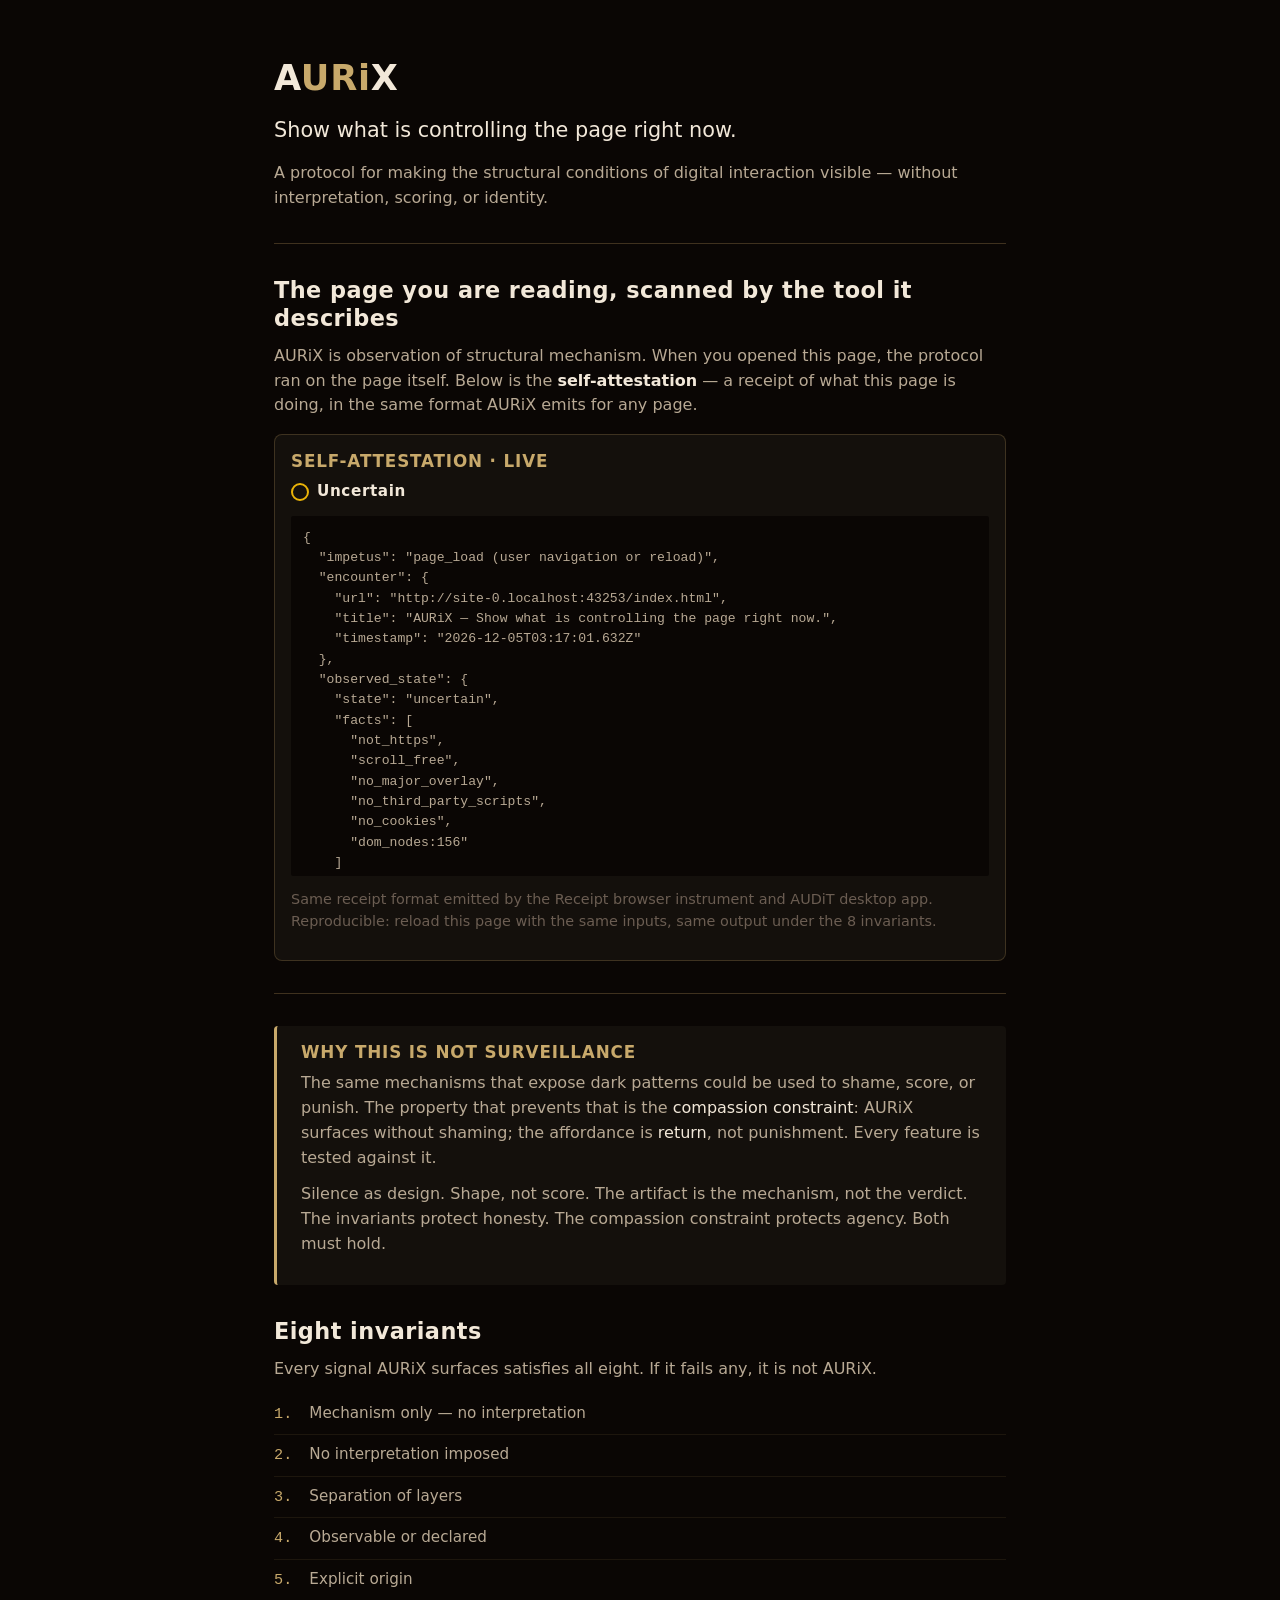
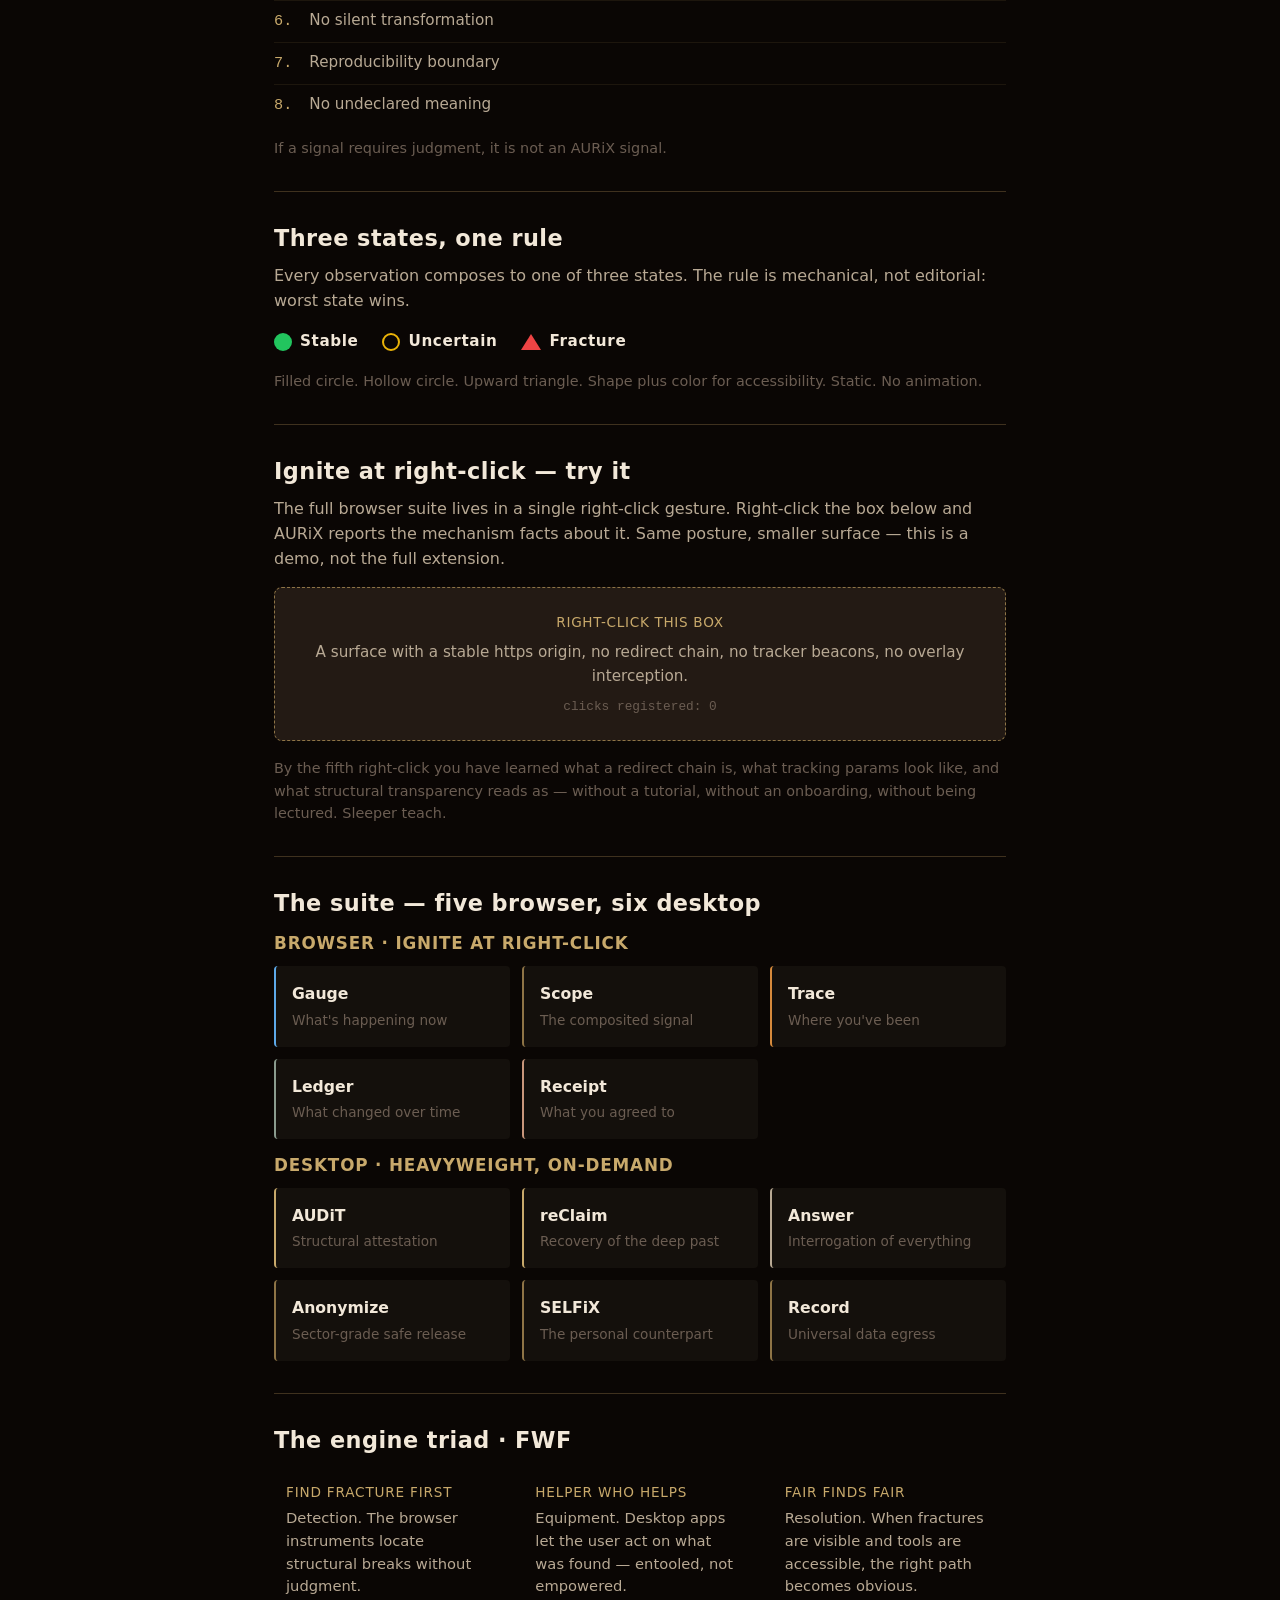
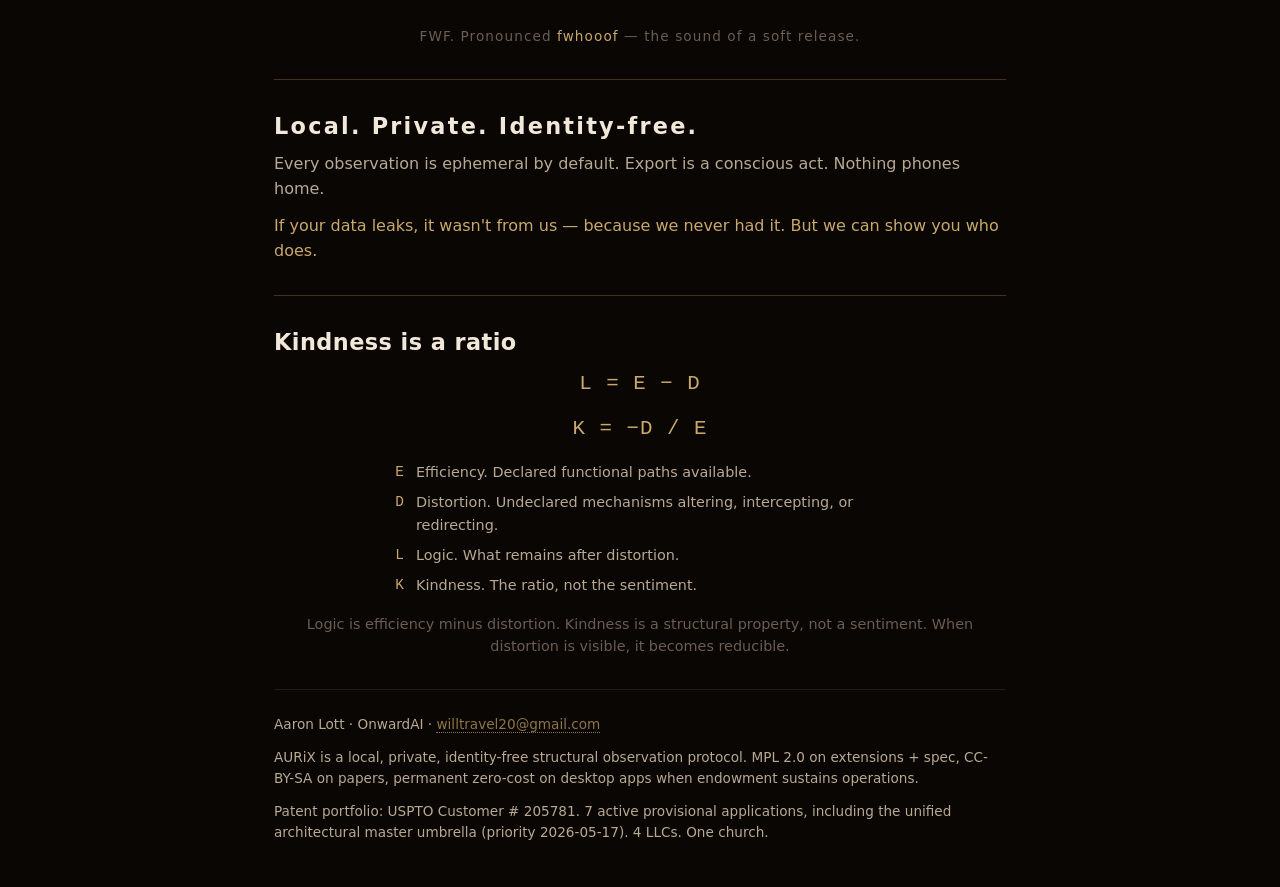
<file: index.html>
<!DOCTYPE html>
<html lang="en" data-aurix-mode="dark">
<head>
<meta charset="UTF-8">
<meta name="viewport" content="width=device-width, initial-scale=1.0">
<title>AURiX — Show what is controlling the page right now.</title>
<meta name="description" content="AURiX is a protocol for making the structural conditions of digital interaction visible — without interpretation, scoring, or identity. Local. Private. Identity-free.">
<link rel="stylesheet" href="aurix-tokens.css">
<style>
  * { box-sizing: border-box; margin: 0; padding: 0; }
  html, body { background: var(--aurix-bg); color: var(--aurix-text); font-family: var(--aurix-font-sans); line-height: 1.55; }
  body { max-width: 780px; margin: 0 auto; padding: var(--aurix-space-8) var(--aurix-space-6); }
  h1, h2, h3, h4 { font-weight: 600; letter-spacing: -0.01em; line-height: 1.25; }
  h1 { font-size: 2.2rem; margin-bottom: var(--aurix-space-4); }
  h2 { font-size: 1.4rem; margin: var(--aurix-space-8) 0 var(--aurix-space-3); color: var(--aurix-text); letter-spacing: 0.02em; }
  h3 { font-size: 1.05rem; margin: var(--aurix-space-4) 0 var(--aurix-space-2); color: var(--aurix-gold); letter-spacing: 0.05em; text-transform: uppercase; }
  p { margin-bottom: var(--aurix-space-3); color: var(--aurix-text-muted); }
  strong { color: var(--aurix-text); font-weight: 600; }
  em { color: var(--aurix-gold); font-style: normal; }
  code { font-family: var(--aurix-font-mono); font-size: 0.92em; color: var(--aurix-text); background: var(--aurix-panel); padding: 2px 6px; border-radius: var(--aurix-radius-xs); }
  a { color: var(--aurix-gold); text-decoration: none; border-bottom: 1px dotted var(--aurix-gold-dim); }
  a:hover { border-bottom-style: solid; }
  .dim { color: var(--aurix-text-dim); font-size: 0.9em; }
  .divider { height: 1px; background: var(--aurix-gold-dim); opacity: 0.4; margin: var(--aurix-space-8) 0; }

  .wordmark { font-weight: 700; letter-spacing: 0.02em; }
  .wordmark .a1, .wordmark .x { color: var(--aurix-text); }
  .wordmark .uri { color: var(--aurix-gold); }

  header.hero { padding-top: var(--aurix-space-6); }
  header.hero .atom { font-size: 1.3rem; color: var(--aurix-text); margin: var(--aurix-space-4) 0; line-height: 1.4; }
  header.hero .sub { color: var(--aurix-text-muted); font-size: 1rem; }

  .cards { display: grid; grid-template-columns: repeat(auto-fit, minmax(180px, 1fr)); gap: var(--aurix-space-3); margin-top: var(--aurix-space-3); }
  .card { padding: var(--aurix-space-4); background: var(--aurix-panel); border-left: 2px solid var(--aurix-gold-dim); border-radius: var(--aurix-radius-sm); }
  .card .name { font-weight: 600; color: var(--aurix-text); font-size: 0.98rem; }
  .card .desc { color: var(--aurix-text-dim); font-size: 0.85rem; margin-top: 3px; }
  .card[data-instr="gauge"]   { border-left-color: var(--aurix-gauge); }
  .card[data-instr="trace"]   { border-left-color: var(--aurix-trace); }
  .card[data-instr="ledger"]  { border-left-color: var(--aurix-ledger); }
  .card[data-instr="receipt"] { border-left-color: var(--aurix-receipt); }
  .card[data-instr="reclaim"] { border-left-color: var(--aurix-reclaim); }
  .card[data-instr="audit"]   { border-left-color: var(--aurix-audit); }
  .card[data-instr="answer"]  { border-left-color: var(--aurix-answer); }

  ol.invariants { list-style: none; counter-reset: inv; padding-left: 0; }
  ol.invariants li { counter-increment: inv; padding: var(--aurix-space-2) 0; color: var(--aurix-text-muted); font-size: 0.95rem; border-bottom: 1px solid rgba(142,116,70,.15); }
  ol.invariants li::before { content: counter(inv) ". "; color: var(--aurix-gold); font-family: var(--aurix-font-mono); margin-right: var(--aurix-space-2); }
  ol.invariants li:last-child { border-bottom: none; }

  .states { display: flex; gap: var(--aurix-space-6); margin: var(--aurix-space-4) 0; flex-wrap: wrap; }
  .state { display: flex; align-items: center; gap: var(--aurix-space-2); }
  .shape { width: 18px; height: 18px; display: inline-block; }
  .shape.stable    { background: var(--aurix-stable); border-radius: 50%; }
  .shape.uncertain { border: 2px solid var(--aurix-uncertain); border-radius: 50%; background: transparent; }
  .shape.fracture  { width: 0; height: 0; background: transparent; border-left: 10px solid transparent; border-right: 10px solid transparent; border-bottom: 16px solid var(--aurix-fracture); }
  .state-label { color: var(--aurix-text); font-weight: 600; font-size: 0.95rem; letter-spacing: 0.04em; }

  .attest { background: var(--aurix-panel); border: var(--aurix-border-soft); border-radius: var(--aurix-radius-md); padding: var(--aurix-space-4); margin-top: var(--aurix-space-4); }
  .attest h3 { margin-top: 0; color: var(--aurix-gold); }
  .attest .receipt { font-family: var(--aurix-font-mono); font-size: 0.82rem; color: var(--aurix-text-muted); white-space: pre-wrap; margin-top: var(--aurix-space-3); padding: var(--aurix-space-3); background: var(--aurix-bg); border-radius: var(--aurix-radius-xs); max-height: 360px; overflow: auto; }
  .attest .state-line { display: flex; align-items: center; gap: var(--aurix-space-2); font-size: 1.05rem; color: var(--aurix-text); }

  .demo { background: var(--aurix-panel-raised); border: 1px dashed var(--aurix-gold-dim); border-radius: var(--aurix-radius-md); padding: var(--aurix-space-6); text-align: center; margin: var(--aurix-space-4) 0; cursor: context-menu; user-select: none; }
  .demo .demo-hint { color: var(--aurix-gold); font-size: 0.85rem; letter-spacing: 0.05em; }
  .demo .demo-body { color: var(--aurix-text-muted); margin-top: var(--aurix-space-2); font-size: 0.95rem; }
  .demo .demo-counter { color: var(--aurix-text-dim); font-family: var(--aurix-font-mono); font-size: 0.8rem; margin-top: var(--aurix-space-2); }

  .aurix-scope-pill {
    position: fixed;
    left: var(--aurix-space-4);
    bottom: var(--aurix-space-4);
    background: var(--aurix-panel-raised);
    color: var(--aurix-text);
    padding: var(--aurix-space-3) var(--aurix-space-4);
    border-radius: var(--aurix-radius-md);
    border: var(--aurix-border-soft);
    font-family: var(--aurix-font-mono);
    font-size: 0.85rem;
    display: flex;
    gap: var(--aurix-space-2);
    align-items: flex-start;
    max-width: 360px;
    opacity: 0;
    transform: translateY(6px);
    transition: opacity var(--aurix-dur-calm) var(--aurix-ease), transform var(--aurix-dur-calm) var(--aurix-ease);
    z-index: var(--aurix-z-overlay);
    pointer-events: none;
  }
  .aurix-scope-pill.show { opacity: 1; transform: translateY(0); }
  .aurix-scope-pill .pill-shape { flex-shrink: 0; margin-top: 4px; }
  .aurix-scope-pill .pill-body { flex-grow: 1; }
  .aurix-scope-pill .pill-head { font-weight: 600; letter-spacing: 0.04em; font-size: 0.9rem; }
  .aurix-scope-pill .pill-facts { color: var(--aurix-text-muted); font-size: 0.78rem; margin-top: 2px; }

  .equation { text-align: center; font-family: var(--aurix-font-mono); font-size: 1.3rem; color: var(--aurix-gold); margin: var(--aurix-space-3) 0; letter-spacing: 0.05em; }
  .eq-legend { display: grid; grid-template-columns: 24px 1fr; gap: var(--aurix-space-2) var(--aurix-space-3); font-size: 0.9rem; color: var(--aurix-text-muted); margin-top: var(--aurix-space-4); max-width: 520px; margin-left: auto; margin-right: auto; }
  .eq-legend .sym { font-family: var(--aurix-font-mono); color: var(--aurix-gold); text-align: right; }

  .compassion { background: var(--aurix-panel); border-left: 3px solid var(--aurix-gold); padding: var(--aurix-space-4) var(--aurix-space-6); margin: var(--aurix-space-6) 0; border-radius: var(--aurix-radius-sm); }
  .compassion h3 { color: var(--aurix-gold); margin-top: 0; }
  .compassion em { color: var(--aurix-text); }

  .triad { display: grid; grid-template-columns: repeat(auto-fit, minmax(200px, 1fr)); gap: var(--aurix-space-4); margin: var(--aurix-space-4) 0; }
  .triad-item { padding: var(--aurix-space-3); }
  .triad-item .tname { color: var(--aurix-gold); font-size: 0.85rem; letter-spacing: 0.06em; text-transform: uppercase; }
  .triad-item .tdesc { color: var(--aurix-text-muted); font-size: 0.92rem; margin-top: 4px; }
  .fwf { text-align: center; color: var(--aurix-text-dim); font-size: 0.85rem; letter-spacing: 0.08em; margin-top: var(--aurix-space-2); }
  .fwf em { color: var(--aurix-gold); }

  footer { margin-top: var(--aurix-space-8); padding-top: var(--aurix-space-6); border-top: 1px solid rgba(142,116,70,.2); color: var(--aurix-text-dim); font-size: 0.85rem; }
  footer a { color: var(--aurix-gold-dim); }

  @media (max-width: 600px) {
    body { padding: var(--aurix-space-4) var(--aurix-space-3); }
    h1 { font-size: 1.6rem; }
    header.hero .atom { font-size: 1.1rem; }
  }
</style>
</head>
<body>

<header class="hero">
  <h1 class="wordmark"><span class="a1">A</span><span class="uri">URi</span><span class="x">X</span></h1>
  <p class="atom">Show what is controlling the page right now.</p>
  <p class="sub">A protocol for making the structural conditions of digital interaction visible — without interpretation, scoring, or identity.</p>
</header>

<div class="divider"></div>

<section>
  <h2>The page you are reading, scanned by the tool it describes</h2>
  <p>AURiX is observation of structural mechanism. When you opened this page, the protocol ran on the page itself. Below is the <strong>self-attestation</strong> — a receipt of what this page is doing, in the same format AURiX emits for any page.</p>

  <div class="attest" id="self-attest">
    <h3>Self-attestation · live</h3>
    <div class="state-line">
      <span class="shape stable" id="attest-shape"></span>
      <span class="state-label" id="attest-state-name">Loading…</span>
    </div>
    <pre class="receipt" id="attest-receipt">Running…</pre>
    <p class="dim" style="margin-top: var(--aurix-space-3);">Same receipt format emitted by the Receipt browser instrument and AUDiT desktop app. Reproducible: reload this page with the same inputs, same output under the 8 invariants.</p>
  </div>
</section>

<div class="divider"></div>

<section>
  <div class="compassion">
    <h3>Why this is not surveillance</h3>
    <p>The same mechanisms that expose dark patterns could be used to shame, score, or punish. The property that prevents that is the <em>compassion constraint</em>: AURiX surfaces without shaming; the affordance is <em>return</em>, not punishment. Every feature is tested against it.</p>
    <p>Silence as design. Shape, not score. The artifact is the mechanism, not the verdict. The invariants protect honesty. The compassion constraint protects agency. Both must hold.</p>
  </div>
</section>

<section>
  <h2>Eight invariants</h2>
  <p>Every signal AURiX surfaces satisfies all eight. If it fails any, it is not AURiX.</p>
  <ol class="invariants">
    <li>Mechanism only — no interpretation</li>
    <li>No interpretation imposed</li>
    <li>Separation of layers</li>
    <li>Observable or declared</li>
    <li>Explicit origin</li>
    <li>No silent transformation</li>
    <li>Reproducibility boundary</li>
    <li>No undeclared meaning</li>
  </ol>
  <p class="dim" style="margin-top: var(--aurix-space-3);">If a signal requires judgment, it is not an AURiX signal.</p>
</section>

<div class="divider"></div>

<section>
  <h2>Three states, one rule</h2>
  <p>Every observation composes to one of three states. The rule is mechanical, not editorial: worst state wins.</p>
  <div class="states">
    <div class="state"><span class="shape stable"></span><span class="state-label">Stable</span></div>
    <div class="state"><span class="shape uncertain"></span><span class="state-label">Uncertain</span></div>
    <div class="state"><span class="shape fracture"></span><span class="state-label">Fracture</span></div>
  </div>
  <p class="dim">Filled circle. Hollow circle. Upward triangle. Shape plus color for accessibility. Static. No animation.</p>
</section>

<div class="divider"></div>

<section>
  <h2>Ignite at right-click — try it</h2>
  <p>The full browser suite lives in a single right-click gesture. Right-click the box below and AURiX reports the mechanism facts about it. Same posture, smaller surface — this is a demo, not the full extension.</p>

  <div class="demo" id="demo-zone">
    <div class="demo-hint">RIGHT-CLICK THIS BOX</div>
    <div class="demo-body">A surface with a stable https origin, no redirect chain, no tracker beacons, no overlay interception.</div>
    <div class="demo-counter" id="demo-counter">clicks registered: 0</div>
  </div>

  <p class="dim">By the fifth right-click you have learned what a redirect chain is, what tracking params look like, and what structural transparency reads as — without a tutorial, without an onboarding, without being lectured. Sleeper teach.</p>
</section>

<div class="divider"></div>

<section>
  <h2>The suite — five browser, six desktop</h2>

  <h3>Browser · ignite at right-click</h3>
  <div class="cards">
    <div class="card" data-instr="gauge"><div class="name">Gauge</div><div class="desc">What's happening now</div></div>
    <div class="card" data-instr="scope"><div class="name">Scope</div><div class="desc">The composited signal</div></div>
    <div class="card" data-instr="trace"><div class="name">Trace</div><div class="desc">Where you've been</div></div>
    <div class="card" data-instr="ledger"><div class="name">Ledger</div><div class="desc">What changed over time</div></div>
    <div class="card" data-instr="receipt"><div class="name">Receipt</div><div class="desc">What you agreed to</div></div>
  </div>

  <h3>Desktop · heavyweight, on-demand</h3>
  <div class="cards">
    <div class="card" data-instr="audit"><div class="name">AUDiT</div><div class="desc">Structural attestation</div></div>
    <div class="card" data-instr="reclaim"><div class="name">reClaim</div><div class="desc">Recovery of the deep past</div></div>
    <div class="card" data-instr="answer"><div class="name">Answer</div><div class="desc">Interrogation of everything</div></div>
    <div class="card"><div class="name">Anonymize</div><div class="desc">Sector-grade safe release</div></div>
    <div class="card"><div class="name">SELFiX</div><div class="desc">The personal counterpart</div></div>
    <div class="card"><div class="name">Record</div><div class="desc">Universal data egress</div></div>
  </div>
</section>

<div class="divider"></div>

<section>
  <h2>The engine triad · FWF</h2>
  <div class="triad">
    <div class="triad-item">
      <div class="tname">Find Fracture First</div>
      <div class="tdesc">Detection. The browser instruments locate structural breaks without judgment.</div>
    </div>
    <div class="triad-item">
      <div class="tname">Helper Who Helps</div>
      <div class="tdesc">Equipment. Desktop apps let the user act on what was found — entooled, not empowered.</div>
    </div>
    <div class="triad-item">
      <div class="tname">Fair Finds Fair</div>
      <div class="tdesc">Resolution. When fractures are visible and tools are accessible, the right path becomes obvious.</div>
    </div>
  </div>
  <p class="fwf">FWF. Pronounced <em>fwhooof</em> — the sound of a soft release.</p>
</section>

<div class="divider"></div>

<section>
  <h2 style="letter-spacing: 0.1em;">Local. Private. Identity-free.</h2>
  <p>Every observation is ephemeral by default. Export is a conscious act. Nothing phones home.</p>
  <p><em>If your data leaks, it wasn't from us — because we never had it. But we can show you who does.</em></p>
</section>

<div class="divider"></div>

<section>
  <h2>Kindness is a ratio</h2>
  <div class="equation">L = E − D</div>
  <div class="equation">K = −D / E</div>
  <div class="eq-legend">
    <span class="sym">E</span><span>Efficiency. Declared functional paths available.</span>
    <span class="sym">D</span><span>Distortion. Undeclared mechanisms altering, intercepting, or redirecting.</span>
    <span class="sym">L</span><span>Logic. What remains after distortion.</span>
    <span class="sym">K</span><span>Kindness. The ratio, not the sentiment.</span>
  </div>
  <p class="dim" style="text-align: center; margin-top: var(--aurix-space-4);">Logic is efficiency minus distortion. Kindness is a structural property, not a sentiment. When distortion is visible, it becomes reducible.</p>
</section>

<footer>
  <p>Aaron Lott · OnwardAI · <a href="mailto:willtravel20@gmail.com">willtravel20@gmail.com</a></p>
  <p style="margin-top: 6px;">AURiX is a local, private, identity-free structural observation protocol. MPL 2.0 on extensions + spec, CC-BY-SA on papers, permanent zero-cost on desktop apps when endowment sustains operations.</p>
  <p style="margin-top: 6px;">Patent portfolio: USPTO Customer # 205781. 7 active provisional applications, including the unified architectural master umbrella (priority 2026-05-17). 4 LLCs. One church.</p>
</footer>

<script>
(function() {
  "use strict";
  async function buildSelfAttestation() {
    const now = new Date().toISOString();
    const url = new URL(window.location.href);
    const facts = [];
    let state = "stable";

    if (url.protocol === "https:") { facts.push("https"); }
    else if (url.protocol === "http:") { facts.push("not_https"); state = "uncertain"; }

    const bodyOverflow = getComputedStyle(document.body).overflow;
    const htmlOverflow = getComputedStyle(document.documentElement).overflow;
    if (bodyOverflow === "hidden" || htmlOverflow === "hidden") { facts.push("scroll_locked"); state = "uncertain"; }
    else { facts.push("scroll_free"); }

    let biggestOverlay = 0;
    document.querySelectorAll("*").forEach(el => {
      const style = getComputedStyle(el);
      if (style.position === "fixed" || style.position === "sticky") {
        const r = el.getBoundingClientRect();
        const coverage = (r.width * r.height) / (window.innerWidth * window.innerHeight);
        if (coverage > biggestOverlay) biggestOverlay = coverage;
      }
    });
    if (biggestOverlay > 0.5) { facts.push(`overlay:${Math.round(biggestOverlay * 100)}%_viewport`); state = "uncertain"; }
    else { facts.push("no_major_overlay"); }

    const pageOrigin = url.origin;
    const scripts = Array.from(document.querySelectorAll("script[src]"));
    const thirdPartyHosts = new Set();
    scripts.forEach(s => {
      try {
        const h = new URL(s.src, pageOrigin).origin;
        if (h !== pageOrigin) thirdPartyHosts.add(h);
      } catch {}
    });
    if (thirdPartyHosts.size > 0) { facts.push(`third_party_scripts:${thirdPartyHosts.size}`); }
    else { facts.push("no_third_party_scripts"); }

    const trackingParams = ["utm_source", "utm_medium", "utm_campaign", "gclid", "fbclid", "msclkid"];
    const foundTracking = trackingParams.filter(p => url.searchParams.has(p));
    if (foundTracking.length > 0) { facts.push(`tracking:${foundTracking.join(",")}`); state = "uncertain"; }

    if (document.cookie.length > 0) { facts.push(`cookies_set:${document.cookie.split(";").length}`); }
    else { facts.push("no_cookies"); }

    facts.push(`dom_nodes:${document.querySelectorAll("*").length}`);

    const receipt = {
      impetus: "page_load (user navigation or reload)",
      encounter: { url: url.href, title: document.title, timestamp: now },
      observed_state: { state: state, facts: facts },
      extent: {
        instruments_simulated: ["Gauge T0", "Trace T0", "Scope composition"],
        signal_families_surveyed: [1, 2, 3, 4, 6, 9, 11, 12, 14],
        note: "Website self-attest — a ~30-signal subset. Full extension suite surveys 600 signals across 26 families."
      },
      meta: {
        emitted_by: "AURiX website self-attestation v0.1",
        reproducible: true, local_only: true, identity_free: true
      }
    };

    const receiptStr = JSON.stringify(receipt, null, 2);
    let hash = "";
    try {
      const msgUint8 = new TextEncoder().encode(receiptStr);
      const hashBuffer = await crypto.subtle.digest("SHA-256", msgUint8);
      hash = Array.from(new Uint8Array(hashBuffer))
        .map(b => b.toString(16).padStart(2, "0")).join("").slice(0, 16);
    } catch {}

    return { state, facts, receipt, receiptStr, hash };
  }

  async function renderSelfAttest() {
    const { state, receiptStr, hash } = await buildSelfAttestation();
    const shape = document.getElementById("attest-shape");
    const nameEl = document.getElementById("attest-state-name");
    const receiptEl = document.getElementById("attest-receipt");
    shape.className = "shape " + state;
    nameEl.textContent = state.charAt(0).toUpperCase() + state.slice(1);
    receiptEl.textContent = receiptStr + "\n\nsha256: " + hash;
  }

  if (document.readyState === "loading") {
    document.addEventListener("DOMContentLoaded", renderSelfAttest);
  } else {
    renderSelfAttest();
  }
})();
</script>

<script>
(function() {
  "use strict";
  const demoZone = document.getElementById("demo-zone");
  const counterEl = document.getElementById("demo-counter");
  if (!demoZone) return;

  let clickCount = 0;
  let pillEl = null;
  let pillTimer = null;

  function ensurePill() {
    if (pillEl) return pillEl;
    pillEl = document.createElement("div");
    pillEl.className = "aurix-scope-pill";
    pillEl.innerHTML = `
      <span class="pill-shape"></span>
      <div class="pill-body">
        <div class="pill-head"></div>
        <div class="pill-facts"></div>
      </div>`;
    document.body.appendChild(pillEl);
    return pillEl;
  }

  function shapeHTML(state) {
    if (state === "stable") return '<span class="shape stable" style="width:14px;height:14px;"></span>';
    if (state === "uncertain") return '<span class="shape uncertain" style="width:14px;height:14px;"></span>';
    return '<span class="shape fracture" style="border-left-width:7px;border-right-width:7px;border-bottom-width:12px;"></span>';
  }

  function showPill(state, head, facts) {
    const pill = ensurePill();
    pill.querySelector(".pill-shape").innerHTML = shapeHTML(state);
    pill.querySelector(".pill-head").textContent = head;
    pill.querySelector(".pill-head").style.color =
      state === "stable" ? "var(--aurix-stable)" :
      state === "uncertain" ? "var(--aurix-uncertain)" : "var(--aurix-fracture)";
    pill.querySelector(".pill-facts").textContent = facts.join(" · ");
    pill.classList.add("show");
    if (pillTimer) clearTimeout(pillTimer);
    pillTimer = setTimeout(() => pill.classList.remove("show"), 4000);
  }

  demoZone.addEventListener("contextmenu", function(e) {
    e.preventDefault();
    clickCount++;
    counterEl.textContent = "clicks registered: " + clickCount;
    const lessons = [
      { state: "stable", head: "Scope this page", facts: ["https", "no_redirects", "no_third_party_scripts", "no_cookies"] },
      { state: "uncertain", head: "Scope this link", facts: ["https", "redirect_hops:3", "cross-origin", "tracking:utm_source,gclid"] },
      { state: "uncertain", head: "Gauge this page", facts: ["scroll_locked", "overlay:78%_viewport", "focus_trap"] },
      { state: "fracture", head: "Scope this page", facts: ["not_https", "host_swap example.com → sketchy.xyz", "invariant_5_violated"] },
      { state: "stable", head: "Receipt this moment", facts: ["1_consent_event", "permissions:none_granted", "session_scoped"] },
      { state: "uncertain", head: "Trace this link", facts: ["redirect_hops:2", "tracking:fbclid", "cross-origin"] }
    ];
    const lesson = lessons[(clickCount - 1) % lessons.length];
    showPill(lesson.state, lesson.head, lesson.facts);
  });
})();
</script>

</body>
</html>
</file>
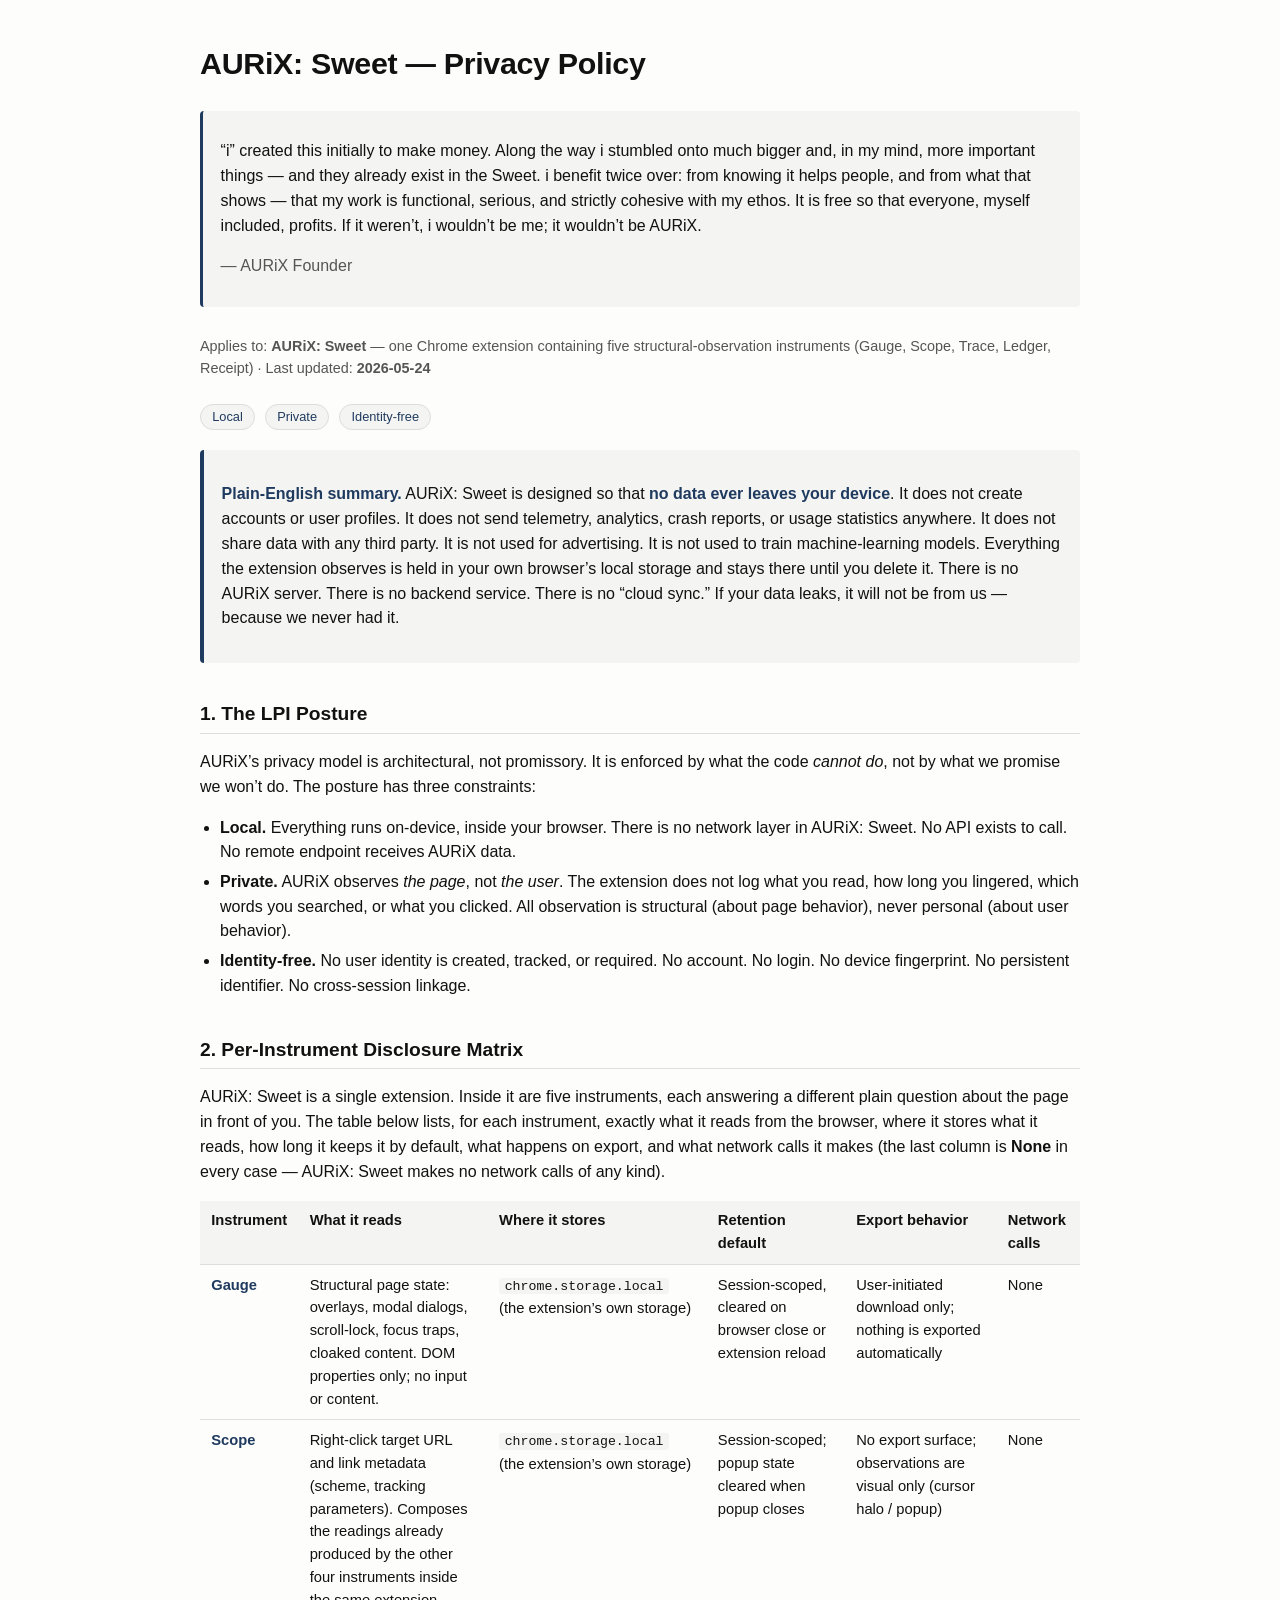
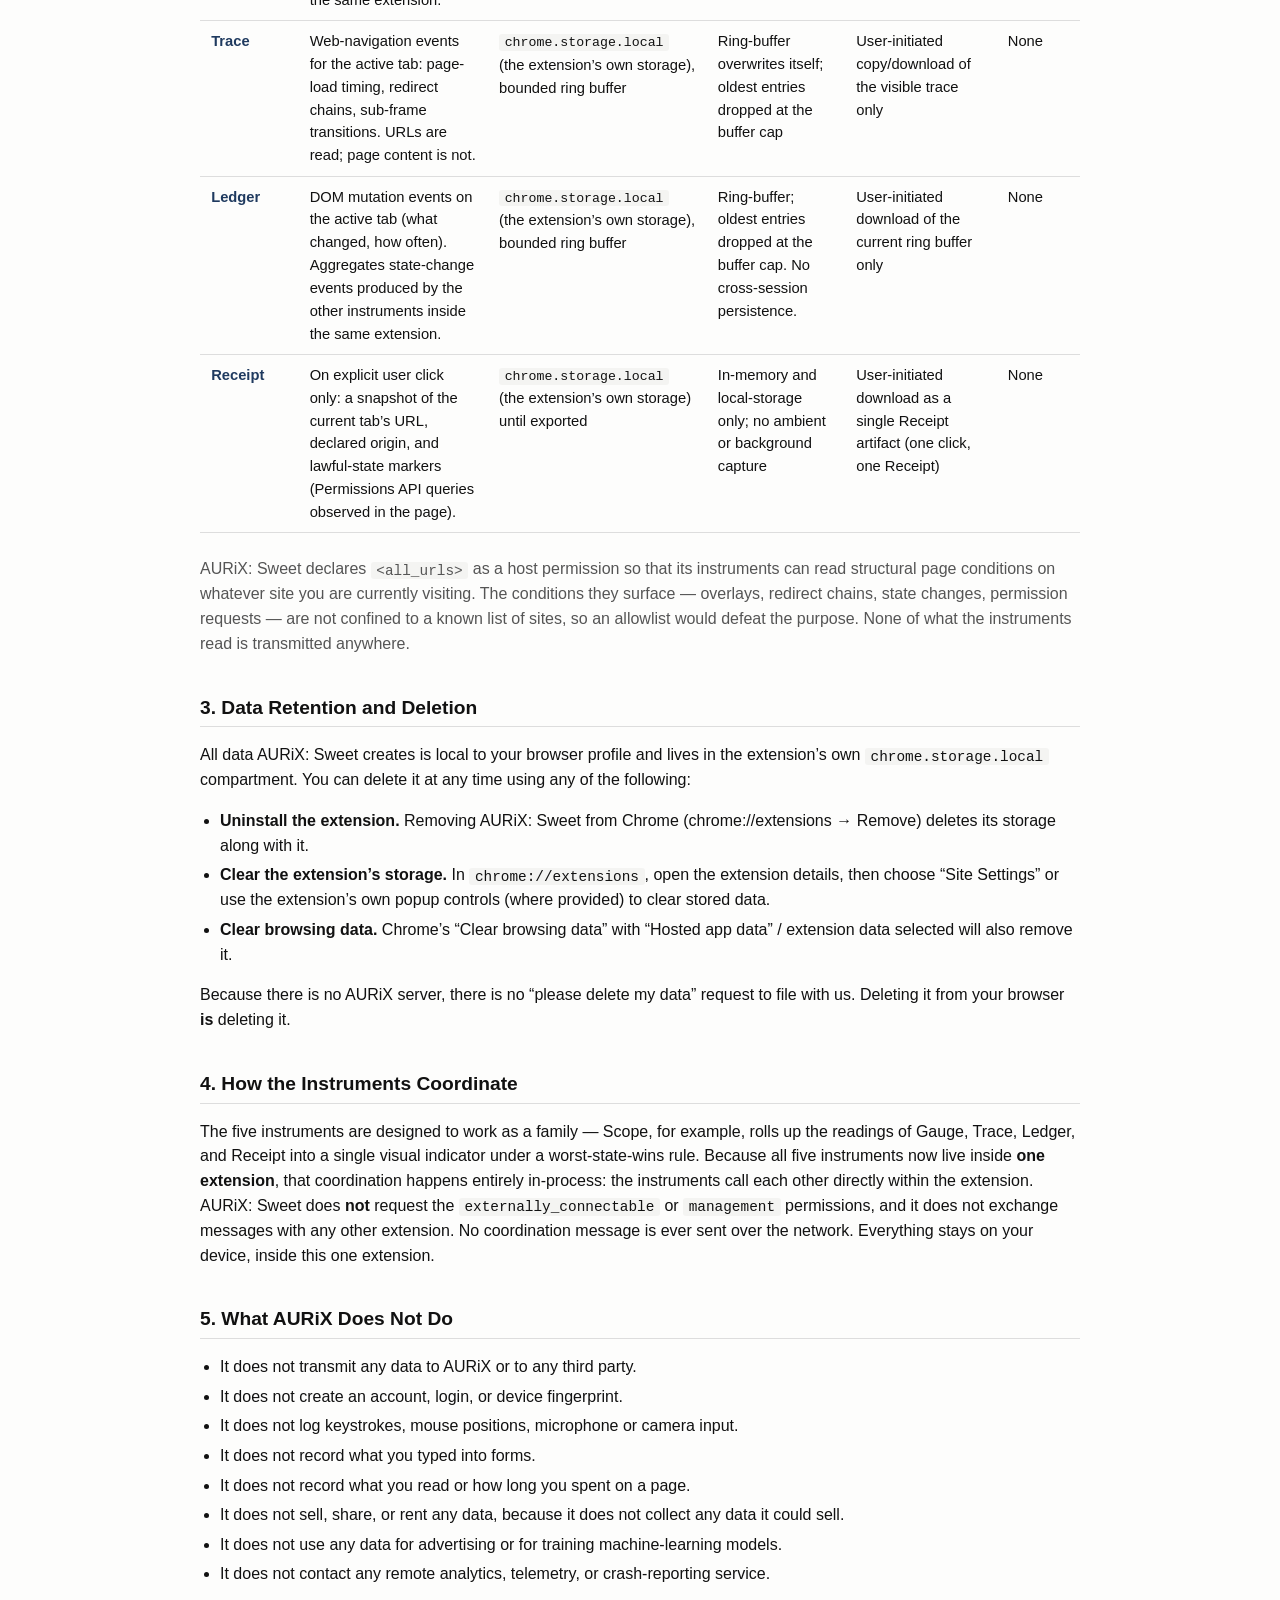
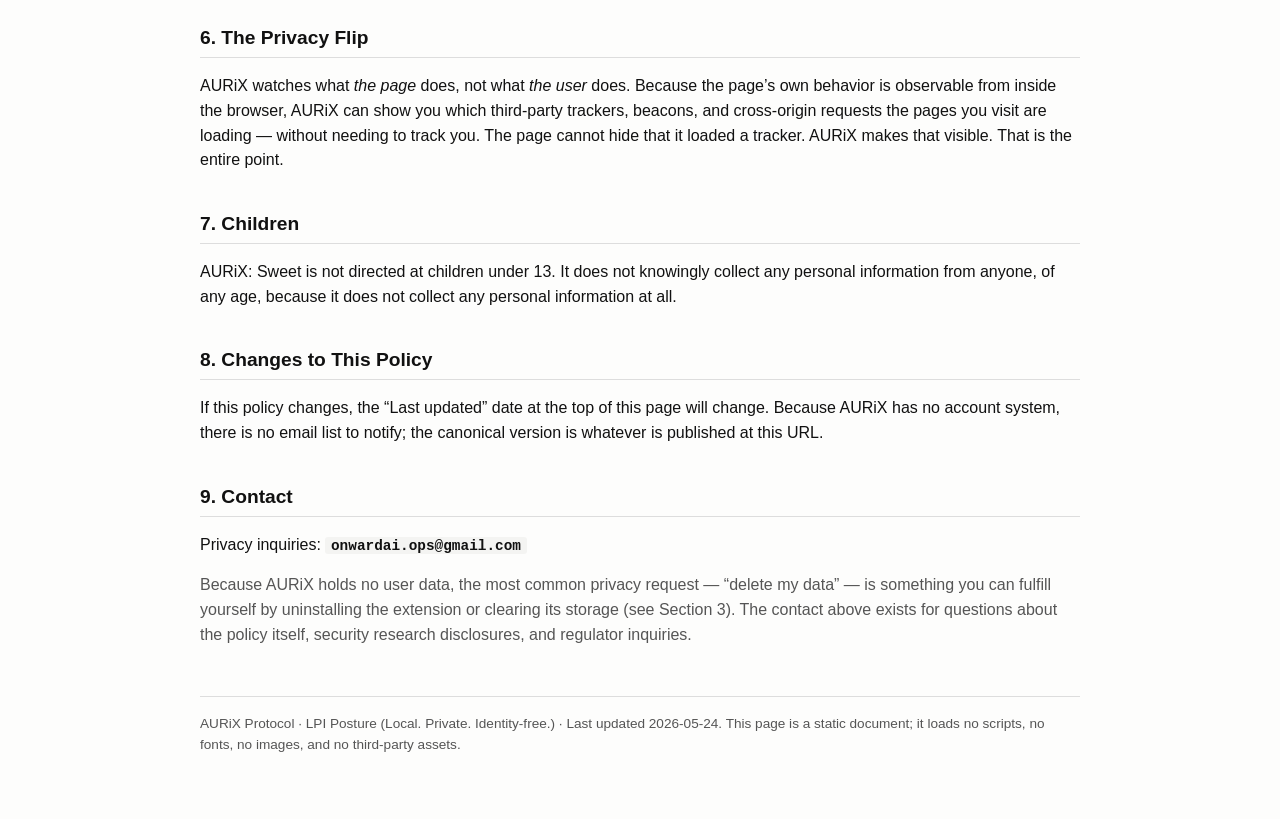
<file: privacy_policy.html>
<!DOCTYPE html>
<html lang="en">
<head>
  <meta charset="utf-8">
  <meta name="viewport" content="width=device-width,initial-scale=1">
  <title>AURiX: Sweet — Privacy Policy</title>
  <style>
    :root {
      --ink: #111;
      --soft: #555;
      --bg: #fdfdfc;
      --rule: #ddd;
      --pill-bg: #f4f4f2;
      --accent: #1f3a5f;
    }
    html, body { margin: 0; padding: 0; background: var(--bg); color: var(--ink); }
    body {
      font: 16px/1.55 -apple-system, BlinkMacSystemFont, "Segoe UI", Roboto, "Helvetica Neue", Arial, sans-serif;
      max-width: 880px;
      margin: 0 auto;
      padding: 2.5rem 1.5rem 4rem;
    }
    h1 { font-size: 1.9rem; margin: 0 0 0.25rem; letter-spacing: -0.01em; }
    h2 { font-size: 1.2rem; margin: 2.25rem 0 0.5rem; border-bottom: 1px solid var(--rule); padding-bottom: 0.25rem; }
    h3 { font-size: 1.0rem; margin: 1.25rem 0 0.4rem; color: var(--accent); }
    p, li { color: var(--ink); }
    .muted { color: var(--soft); }
    .meta { color: var(--soft); font-size: 0.9rem; margin-bottom: 1.5rem; }
    .summary {
      background: var(--pill-bg);
      border-left: 4px solid var(--accent);
      padding: 1rem 1.1rem;
      border-radius: 4px;
      margin: 1.25rem 0 1.75rem;
    }
    .summary strong { color: var(--accent); }
    table {
      width: 100%;
      border-collapse: collapse;
      margin: 0.75rem 0 1.5rem;
      font-size: 0.92rem;
    }
    th, td {
      text-align: left;
      vertical-align: top;
      padding: 0.55rem 0.7rem;
      border-bottom: 1px solid var(--rule);
    }
    th { background: var(--pill-bg); font-weight: 600; }
    tr td:first-child { font-weight: 600; color: var(--accent); white-space: nowrap; }
    code { background: var(--pill-bg); padding: 0.05rem 0.35rem; border-radius: 3px; font-size: 0.9em; }
    ul { padding-left: 1.25rem; }
    li { margin: 0.3rem 0; }
    footer {
      margin-top: 3rem;
      padding-top: 1rem;
      border-top: 1px solid var(--rule);
      color: var(--soft);
      font-size: 0.85rem;
    }
    .pill {
      display: inline-block;
      background: var(--pill-bg);
      border-radius: 999px;
      padding: 0.15rem 0.7rem;
      font-size: 0.8rem;
      margin-right: 0.35rem;
      color: var(--accent);
      border: 1px solid var(--rule);
    }
  </style>
</head>
<body>

  <h1>AURiX: Sweet — Privacy Policy</h1>

  <blockquote style="border-left:3px solid var(--accent); margin:1.5rem 0 1.75rem; padding:0.75rem 1.1rem; background:var(--pill-bg); border-radius:4px;">
    <p>&ldquo;i&rdquo; created this initially to make money. Along the way i stumbled onto much bigger and, in my mind, more important things &mdash; and they already exist in the Sweet. i benefit twice over: from knowing it helps people, and from what that shows &mdash; that my work is functional, serious, and strictly cohesive with my ethos. It is free so that everyone, myself included, profits. If it weren&rsquo;t, i wouldn&rsquo;t be me; it wouldn&rsquo;t be AURiX.</p>
    <p style="margin-top:0.4rem; color:var(--soft);">&mdash; AURiX Founder</p>
  </blockquote>
  <div class="meta">
    Applies to: <strong>AURiX: Sweet</strong> — one Chrome extension containing five structural-observation instruments (Gauge, Scope, Trace, Ledger, Receipt) &middot;
    Last updated: <strong>2026-05-24</strong>
  </div>

  <div>
    <span class="pill">Local</span>
    <span class="pill">Private</span>
    <span class="pill">Identity-free</span>
  </div>

  <div class="summary">
    <p><strong>Plain-English summary.</strong> AURiX: Sweet is designed so that <strong>no data ever leaves your device</strong>. It does not create accounts or user profiles. It does not send telemetry, analytics, crash reports, or usage statistics anywhere. It does not share data with any third party. It is not used for advertising. It is not used to train machine-learning models. Everything the extension observes is held in your own browser&rsquo;s local storage and stays there until you delete it. There is no AURiX server. There is no backend service. There is no &ldquo;cloud sync.&rdquo; If your data leaks, it will not be from us &mdash; because we never had it.</p>
  </div>

  <h2>1. The LPI Posture</h2>
  <p>AURiX&rsquo;s privacy model is architectural, not promissory. It is enforced by what the code <em>cannot do</em>, not by what we promise we won&rsquo;t do. The posture has three constraints:</p>
  <ul>
    <li><strong>Local.</strong> Everything runs on-device, inside your browser. There is no network layer in AURiX: Sweet. No API exists to call. No remote endpoint receives AURiX data.</li>
    <li><strong>Private.</strong> AURiX observes <em>the page</em>, not <em>the user</em>. The extension does not log what you read, how long you lingered, which words you searched, or what you clicked. All observation is structural (about page behavior), never personal (about user behavior).</li>
    <li><strong>Identity-free.</strong> No user identity is created, tracked, or required. No account. No login. No device fingerprint. No persistent identifier. No cross-session linkage.</li>
  </ul>

  <h2>2. Per-Instrument Disclosure Matrix</h2>
  <p>AURiX: Sweet is a single extension. Inside it are five instruments, each answering a different plain question about the page in front of you. The table below lists, for each instrument, exactly what it reads from the browser, where it stores what it reads, how long it keeps it by default, what happens on export, and what network calls it makes (the last column is <strong>None</strong> in every case &mdash; AURiX: Sweet makes no network calls of any kind).</p>

  <table>
    <thead>
      <tr>
        <th>Instrument</th>
        <th>What it reads</th>
        <th>Where it stores</th>
        <th>Retention default</th>
        <th>Export behavior</th>
        <th>Network calls</th>
      </tr>
    </thead>
    <tbody>
      <tr>
        <td>Gauge</td>
        <td>Structural page state: overlays, modal dialogs, scroll-lock, focus traps, cloaked content. DOM properties only; no input or content.</td>
        <td><code>chrome.storage.local</code> (the extension&rsquo;s own storage)</td>
        <td>Session-scoped, cleared on browser close or extension reload</td>
        <td>User-initiated download only; nothing is exported automatically</td>
        <td>None</td>
      </tr>
      <tr>
        <td>Scope</td>
        <td>Right-click target URL and link metadata (scheme, tracking parameters). Composes the readings already produced by the other four instruments inside the same extension.</td>
        <td><code>chrome.storage.local</code> (the extension&rsquo;s own storage)</td>
        <td>Session-scoped; popup state cleared when popup closes</td>
        <td>No export surface; observations are visual only (cursor halo / popup)</td>
        <td>None</td>
      </tr>
      <tr>
        <td>Trace</td>
        <td>Web-navigation events for the active tab: page-load timing, redirect chains, sub-frame transitions. URLs are read; page content is not.</td>
        <td><code>chrome.storage.local</code> (the extension&rsquo;s own storage), bounded ring buffer</td>
        <td>Ring-buffer overwrites itself; oldest entries dropped at the buffer cap</td>
        <td>User-initiated copy/download of the visible trace only</td>
        <td>None</td>
      </tr>
      <tr>
        <td>Ledger</td>
        <td>DOM mutation events on the active tab (what changed, how often). Aggregates state-change events produced by the other instruments inside the same extension.</td>
        <td><code>chrome.storage.local</code> (the extension&rsquo;s own storage), bounded ring buffer</td>
        <td>Ring-buffer; oldest entries dropped at the buffer cap. No cross-session persistence.</td>
        <td>User-initiated download of the current ring buffer only</td>
        <td>None</td>
      </tr>
      <tr>
        <td>Receipt</td>
        <td>On explicit user click only: a snapshot of the current tab&rsquo;s URL, declared origin, and lawful-state markers (Permissions API queries observed in the page).</td>
        <td><code>chrome.storage.local</code> (the extension&rsquo;s own storage) until exported</td>
        <td>In-memory and local-storage only; no ambient or background capture</td>
        <td>User-initiated download as a single Receipt artifact (one click, one Receipt)</td>
        <td>None</td>
      </tr>
    </tbody>
  </table>

  <p class="muted">AURiX: Sweet declares <code>&lt;all_urls&gt;</code> as a host permission so that its instruments can read structural page conditions on whatever site you are currently visiting. The conditions they surface &mdash; overlays, redirect chains, state changes, permission requests &mdash; are not confined to a known list of sites, so an allowlist would defeat the purpose. None of what the instruments read is transmitted anywhere.</p>

  <h2>3. Data Retention and Deletion</h2>
  <p>All data AURiX: Sweet creates is local to your browser profile and lives in the extension&rsquo;s own <code>chrome.storage.local</code> compartment. You can delete it at any time using any of the following:</p>
  <ul>
    <li><strong>Uninstall the extension.</strong> Removing AURiX: Sweet from Chrome (chrome://extensions &rarr; Remove) deletes its storage along with it.</li>
    <li><strong>Clear the extension&rsquo;s storage.</strong> In <code>chrome://extensions</code>, open the extension details, then choose &ldquo;Site Settings&rdquo; or use the extension&rsquo;s own popup controls (where provided) to clear stored data.</li>
    <li><strong>Clear browsing data.</strong> Chrome&rsquo;s &ldquo;Clear browsing data&rdquo; with &ldquo;Hosted app data&rdquo; / extension data selected will also remove it.</li>
  </ul>
  <p>Because there is no AURiX server, there is no &ldquo;please delete my data&rdquo; request to file with us. Deleting it from your browser <strong>is</strong> deleting it.</p>

  <h2>4. How the Instruments Coordinate</h2>
  <p>The five instruments are designed to work as a family &mdash; Scope, for example, rolls up the readings of Gauge, Trace, Ledger, and Receipt into a single visual indicator under a worst-state-wins rule. Because all five instruments now live inside <strong>one extension</strong>, that coordination happens entirely in-process: the instruments call each other directly within the extension. AURiX: Sweet does <strong>not</strong> request the <code>externally_connectable</code> or <code>management</code> permissions, and it does not exchange messages with any other extension. No coordination message is ever sent over the network. Everything stays on your device, inside this one extension.</p>

  <h2>5. What AURiX Does Not Do</h2>
  <ul>
    <li>It does not transmit any data to AURiX or to any third party.</li>
    <li>It does not create an account, login, or device fingerprint.</li>
    <li>It does not log keystrokes, mouse positions, microphone or camera input.</li>
    <li>It does not record what you typed into forms.</li>
    <li>It does not record what you read or how long you spent on a page.</li>
    <li>It does not sell, share, or rent any data, because it does not collect any data it could sell.</li>
    <li>It does not use any data for advertising or for training machine-learning models.</li>
    <li>It does not contact any remote analytics, telemetry, or crash-reporting service.</li>
  </ul>

  <h2>6. The Privacy Flip</h2>
  <p>AURiX watches what <em>the page</em> does, not what <em>the user</em> does. Because the page&rsquo;s own behavior is observable from inside the browser, AURiX can show you which third-party trackers, beacons, and cross-origin requests the pages you visit are loading &mdash; without needing to track you. The page cannot hide that it loaded a tracker. AURiX makes that visible. That is the entire point.</p>

  <h2>7. Children</h2>
  <p>AURiX: Sweet is not directed at children under 13. It does not knowingly collect any personal information from anyone, of any age, because it does not collect any personal information at all.</p>

  <h2>8. Changes to This Policy</h2>
  <p>If this policy changes, the &ldquo;Last updated&rdquo; date at the top of this page will change. Because AURiX has no account system, there is no email list to notify; the canonical version is whatever is published at this URL.</p>

  <h2>9. Contact</h2>
  <p>Privacy inquiries: <strong><code>onwardai.ops@gmail.com</code></strong></p>
  <p class="muted">Because AURiX holds no user data, the most common privacy request &mdash; &ldquo;delete my data&rdquo; &mdash; is something you can fulfill yourself by uninstalling the extension or clearing its storage (see Section 3). The contact above exists for questions about the policy itself, security research disclosures, and regulator inquiries.</p>

  <footer>
    AURiX Protocol &middot; LPI Posture (Local. Private. Identity-free.) &middot; Last updated 2026-05-24.
    This page is a static document; it loads no scripts, no fonts, no images, and no third-party assets.
  </footer>

</body>
</html>
</file>
<file: aurix-tokens.css>
/* ================================================================
   AURiX Design Tokens — v0.1 (2026-04-21)
   Single source of truth for palette, typography, geometry, state.
   Grounded in:
     - AURiX WP: Design Language (Calm Instrumentation)
     - Corpus #244 aurix_style_design_guide
     - Corpus #239 interface_design_philosophy
     - onwardai_aurix_site.html warm-dark variant ("womby")
   Aesthetic test: "revealed state, not borrowed prestige."
   ================================================================ */

:root {
  /* --- SURFACE (warm-dark, womby default) --------------------- */
  --aurix-bg:          #0a0604;   /* deep warm-black, page ground */
  --aurix-panel:       #14100c;   /* main panel */
  --aurix-panel-raised:#231a14;   /* raised panel / card */
  --aurix-panel-hover: #2b1f17;   /* hover / active row */

  /* --- TEXT (cream / silver utility) -------------------------- */
  --aurix-text:        #f2e8d9;   /* primary, headlines, full contrast */
  --aurix-text-muted:  #b8a994;   /* body, secondary */
  --aurix-text-dim:    #6b5d52;   /* metadata, captions, dividers */

  /* --- BRAND (AURiX gold — family signature) ------------------ */
  --aurix-gold:        #c8a96b;   /* primary accent, wordmark */
  --aurix-gold-dim:    #8e7446;   /* 1px dividers, subtle borders */
  --aurix-gold-faint:  rgba(200,169,107,.15);  /* edge washes */

  /* --- INSTRUMENT IDENTITY (edge-dissolve accents) ------------ */
  /* Scope has no identity color — it is the compositor; state
     colors appear through it directly. */
  --aurix-gauge:       #5DA9E9;   /* cool blue — present, immediate */
  --aurix-trace:       #D68A3C;   /* amber — wayfinding */
  --aurix-ledger:      #8A9B8E;   /* slate-sage — documentation */
  --aurix-receipt:     #c8967b;   /* rose gold — examiner, witness */
  --aurix-reclaim:     #c8a96b;   /* full gold — flagship, preservation */
  --aurix-audit:       #c8a96b;   /* desktop app; same gold family */
  --aurix-answer:      #b8a994;   /* corpus interrogator; cream-neutral */

  /* --- STATE COLORS (universal, never dissolve, shape-paired) - */
  --aurix-stable:      #22c55e;   /* filled circle */
  --aurix-uncertain:   #eab308;   /* hollow circle */
  --aurix-fracture:    #ef4444;   /* upward triangle */

  /* --- TYPOGRAPHY (system only, no prestige fonts) ------------ */
  --aurix-font-sans:   system-ui, -apple-system, "Segoe UI", Roboto,
                       Helvetica, Arial, "Liberation Sans", sans-serif;
  --aurix-font-mono:   ui-monospace, "SF Mono", Menlo, Monaco, Consolas,
                       "Liberation Mono", monospace;

  /* --- GEOMETRY (4px grid, sharp or minimal radius) ----------- */
  --aurix-space-1: 4px;
  --aurix-space-2: 8px;
  --aurix-space-3: 12px;
  --aurix-space-4: 16px;
  --aurix-space-6: 24px;
  --aurix-space-8: 32px;

  --aurix-radius-none: 0;
  --aurix-radius-xs:   2px;
  --aurix-radius-sm:   4px;
  --aurix-radius-md:   8px;  /* panels, popups */
  --aurix-radius-lg:   12px; /* card edges only */

  --aurix-border-hair: 1px solid var(--aurix-gold-dim);
  --aurix-border-soft: 1px solid rgba(142,116,70,.35);

  /* --- MOTION (slow, intentional, never panic) ---------------- */
  --aurix-ease:        cubic-bezier(.4, 0, .2, 1);
  --aurix-dur-quick:   120ms;
  --aurix-dur-calm:    300ms;
  --aurix-dur-slow:    500ms;

  /* --- Z-ORDER (extension injection only) --------------------- */
  --aurix-z-overlay:   2147483646;
  --aurix-z-top:       2147483647;
}

/* ================================================================
   LIGHT-MODE MIRROR
   User preference, not brand identity (per DL WP §"Mode Selection").
   Activated by <html data-aurix-mode="light"> or prefers-color-scheme.
   ================================================================ */
@media (prefers-color-scheme: light) {
  :root:not([data-aurix-mode="dark"]) {
    --aurix-bg:          #faf7f2;
    --aurix-panel:       #f2ede4;
    --aurix-panel-raised:#e8e0d2;
    --aurix-panel-hover: #ddd3c1;
    --aurix-text:        #1a140e;
    --aurix-text-muted:  #4a3f33;
    --aurix-text-dim:    #7a6d5e;
  }
}

:root[data-aurix-mode="light"] {
  --aurix-bg:          #faf7f2;
  --aurix-panel:       #f2ede4;
  --aurix-panel-raised:#e8e0d2;
  --aurix-panel-hover: #ddd3c1;
  --aurix-text:        #1a140e;
  --aurix-text-muted:  #4a3f33;
  --aurix-text-dim:    #7a6d5e;
}

/* ================================================================
   HIGH-CONTRAST VARIANT
   Shape-plus-color for accessibility. Per DL WP: state shapes
   (filled circle / hollow circle / triangle) already do color-
   independent state communication. HC mode boosts chroma +
   reduces glass.
   ================================================================ */
:root[data-aurix-mode="high-contrast"] {
  --aurix-bg:          #000;
  --aurix-panel:       #000;
  --aurix-panel-raised:#0a0a0a;
  --aurix-text:        #fff;
  --aurix-text-muted:  #e0e0e0;
  --aurix-text-dim:    #b0b0b0;
  --aurix-stable:      #00ff66;
  --aurix-uncertain:   #ffd000;
  --aurix-fracture:    #ff3030;
  --aurix-gold:        #ffd060;
  --aurix-gold-dim:    #c89940;
}
</file>
